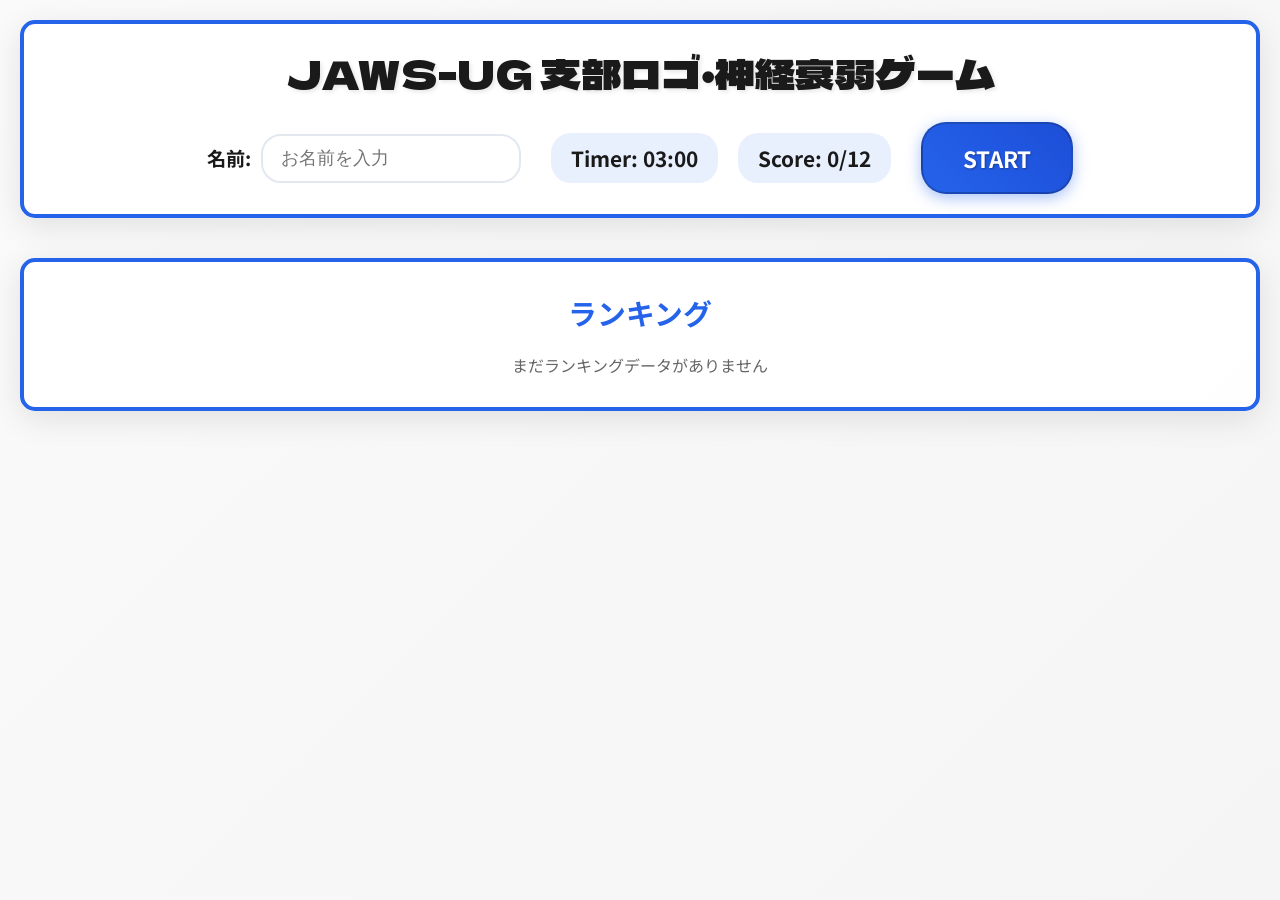
<file: index.html>
<!DOCTYPE html>
<html lang="ja">

<head>
    <meta charset="UTF-8">
    <meta name="viewport" content="width=device-width, initial-scale=1.0">
    <meta name="description" content="神経衰弱ゲーム - カードをめくって同じペアを見つけるメモリーゲーム">
    <title>JAWS-UG 支部ロゴ・神経衰弱ゲーム</title>

    <link rel="preconnect" href="https://fonts.googleapis.com">
    <link rel="preconnect" href="https://fonts.gstatic.com" crossorigin>
    <link href="https://fonts.googleapis.com/css2?family=Bungee&family=Dela+Gothic+One&family=Noto+Sans+JP:wght@100..900&display=swap" rel="stylesheet">

    <link rel="stylesheet" href="styles.css">
</head>

<body>
<!-- カウントダウン表示用 -->
<div id="countdown-overlay" class="countdown hidden"></div>

    <div class="container">
        <!-- ヘッダー部分 -->
        <header class="game-header">
            <h1 id="game-title">JAWS-UG 支部ロゴ・神経衰弱ゲーム</h1>
            <div class="game-controls">
                <!-- 名前入力欄を追加 -->
                <div id="players-name" class="player-name-input">
                    <label for="player-name">名前:</label>
                    <input type="text" id="player-name" placeholder="お名前を入力">
                </div>
                <div class="game-info">
                    <span id="timer-display" class="timer">Timer: 05:00</span>
                    <span id="score-display" class="score">Score: 0/16</span>
                </div>
                <button id="start-btn" class="start-button">START</button>
            </div>
        </header>

        <!-- ゲームエリア -->
        <main class="game-area">
            <div id="card-grid" class="card-grid hidden">
                <!-- カードは JavaScript で動的に生成される -->
            </div>
        </main>

        <!-- ランキング表示エリア -->
        <section id="ranking-area" class="ranking-section">
            <h2>ランキング</h2>
            <div id="ranking-display" class="ranking-list">
                <!-- ランキングは JavaScript で動的に生成される -->
            </div>
        </section>

        <!-- ゲーム終了モーダル -->
        <div id="game-end-modal" class="modal hidden">
            <div class="modal-content">
                <h2 id="game-result-title">ゲーム終了</h2>
                <div id="game-result-details" class="result-details">
                    <!-- 結果詳細は JavaScript で動的に生成される -->
                </div>
                <button id="play-again-btn" class="play-again-button">ランキングに戻る</button>
            </div>
        </div>
    </div>

    <script src="game.js"></script>
</body>

</html>
</file>
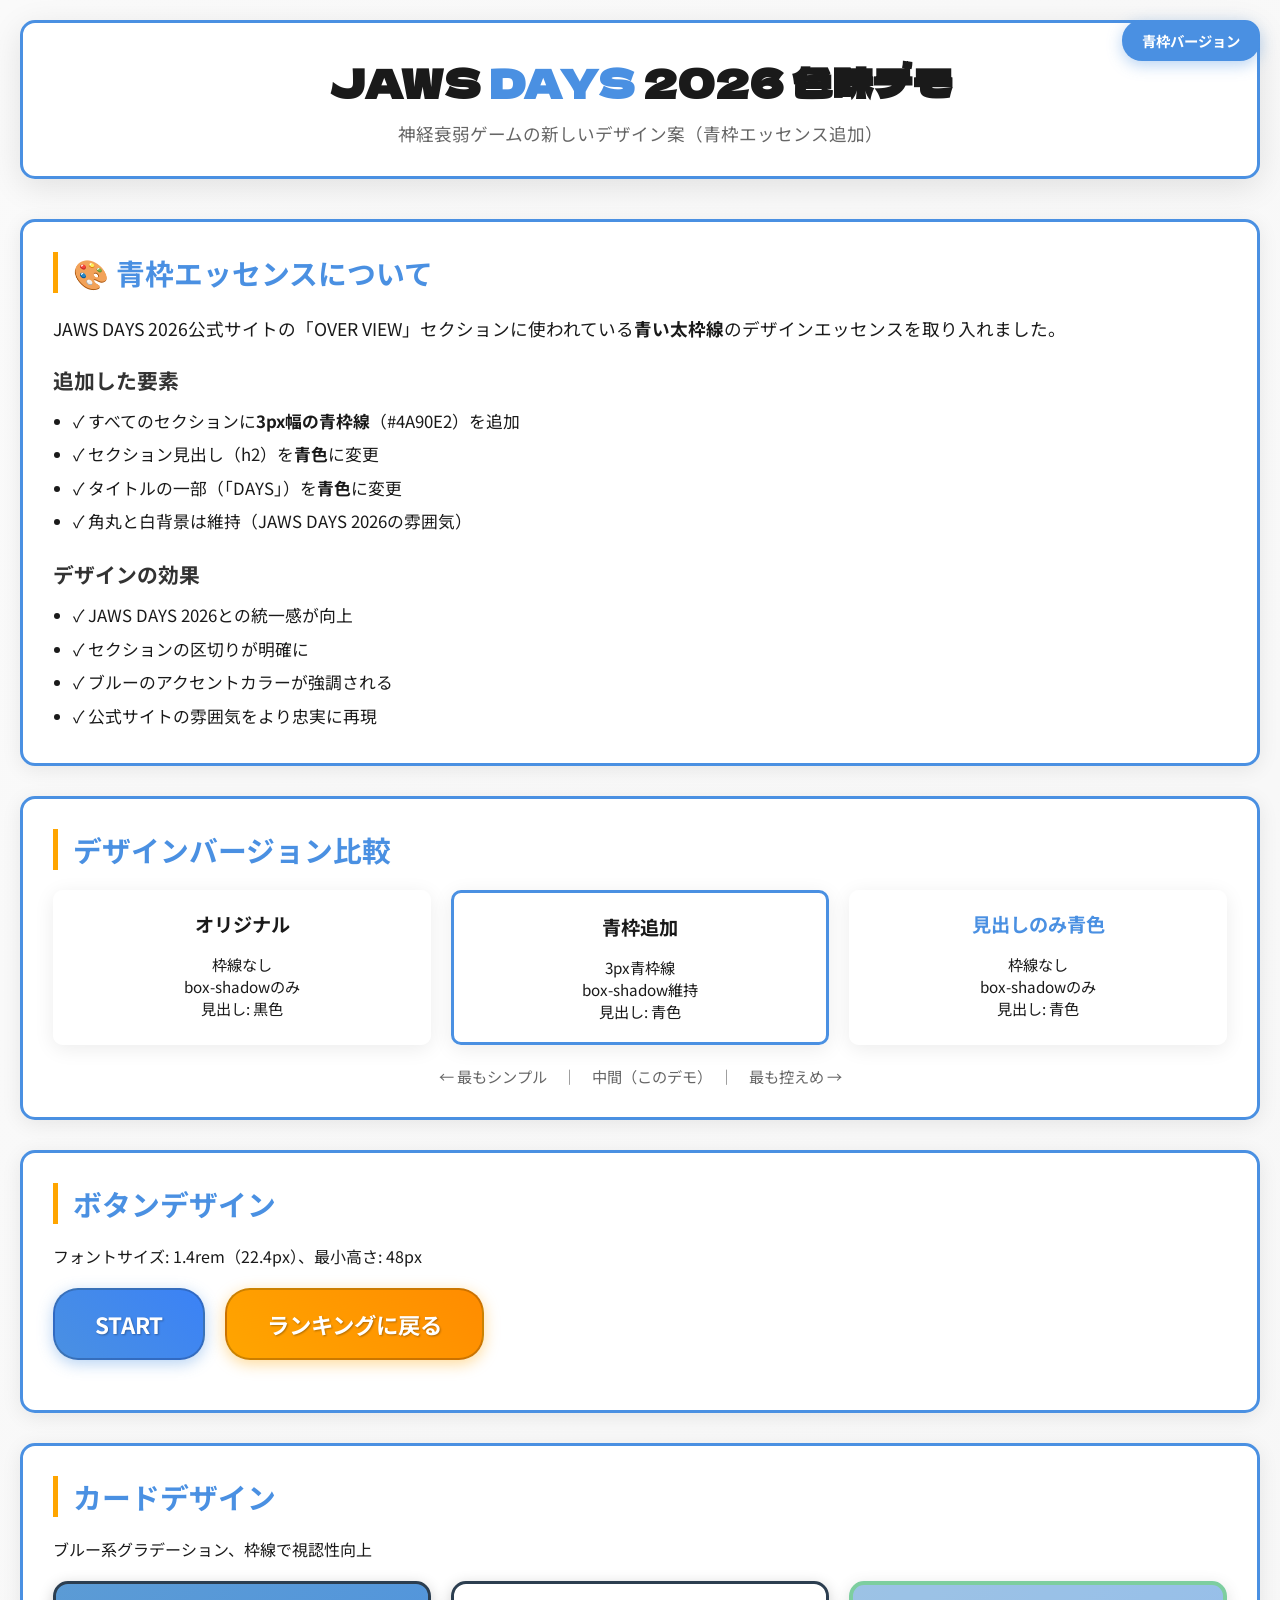
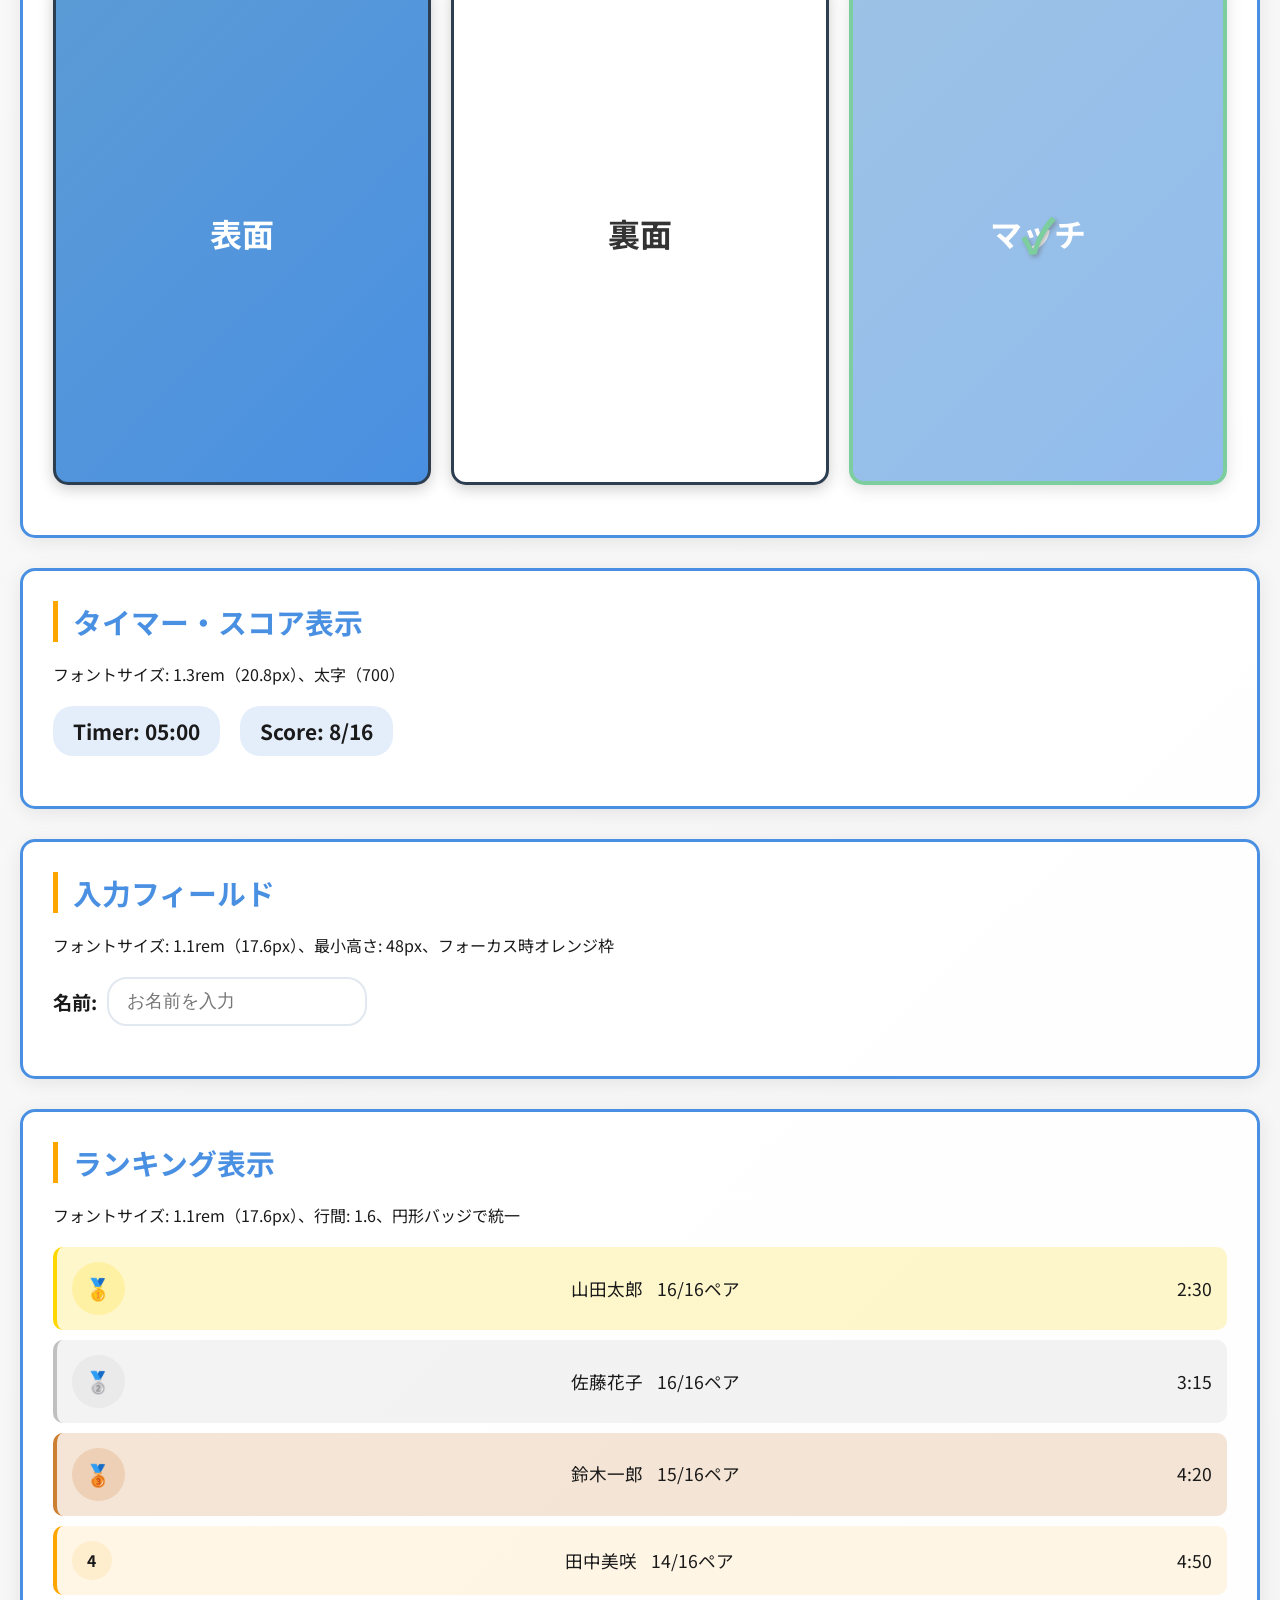
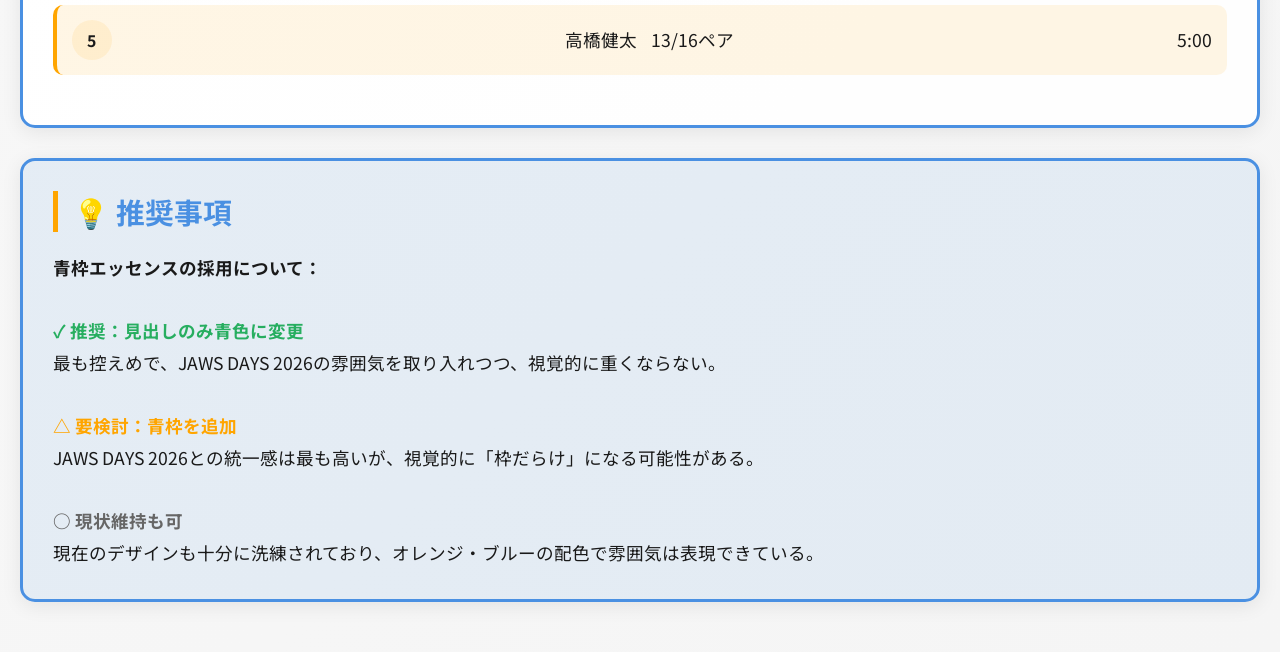
<file: aidlc-docs/days2026/design-artifacts/color-demo-with-blue-border.html>
<!DOCTYPE html>
<html lang="ja">
<head>
    <meta charset="UTF-8">
    <meta name="viewport" content="width=device-width, initial-scale=1.0">
    <title>JAWS DAYS 2026 色味デモ（青枠バージョン）- 神経衰弱ゲーム</title>
    <link rel="preconnect" href="https://fonts.googleapis.com">
    <link rel="preconnect" href="https://fonts.gstatic.com" crossorigin>
    <link href="https://fonts.googleapis.com/css2?family=Dela+Gothic+One&family=Noto+Sans+JP:wght@400;700&display=swap" rel="stylesheet">
    <style>
        * {
            margin: 0;
            padding: 0;
            box-sizing: border-box;
        }

        body {
            font-family: 'Noto Sans JP', 'Hiragino Sans', 'Yu Gothic', sans-serif;
            font-weight: 400;
            background: linear-gradient(135deg, #FAFAFA 0%, #F5F5F5 100%);
            min-height: 100vh;
            padding: 20px;
            color: #1a1a1a;
        }

        .demo-container {
            max-width: 1400px;
            margin: 0 auto;
        }

        /* バージョン表示 */
        .version-badge {
            position: fixed;
            top: 20px;
            right: 20px;
            background: #4A90E2;
            color: white;
            padding: 10px 20px;
            border-radius: 20px;
            font-weight: 700;
            font-size: 0.9rem;
            box-shadow: 0 4px 15px rgba(74, 144, 226, 0.4);
            z-index: 1000;
        }

        /* 青枠を追加したヘッダー */
        .demo-header {
            text-align: center;
            margin-bottom: 40px;
            background: rgba(255, 255, 255, 0.95);
            padding: 30px;
            border-radius: 15px;
            box-shadow: 0 8px 32px rgba(0, 0, 0, 0.1);
            border: 3px solid #4A90E2; /* 青枠追加 */
        }

        .demo-header h1 {
            font-size: 2.5rem;
            color: #1a1a1a;
            margin-bottom: 10px;
            font-family: "Dela Gothic One", sans-serif;
        }

        .demo-header h1 .blue-text {
            color: #4A90E2; /* 一部を青色に */
        }

        .demo-header p {
            font-size: 1.1rem;
            color: #666;
        }

        /* 青枠を追加したセクション */
        .section {
            background: rgba(255, 255, 255, 0.95);
            padding: 30px;
            border-radius: 15px;
            margin-bottom: 30px;
            box-shadow: 0 4px 20px rgba(0, 0, 0, 0.08);
            border: 3px solid #4A90E2; /* 青枠追加 */
        }

        .section h2 {
            font-size: 1.8rem;
            font-weight: 700;
            color: #4A90E2; /* 見出しを青色に */
            margin-bottom: 20px;
            border-left: 5px solid #FFA500;
            padding-left: 15px;
        }

        .section h3 {
            font-size: 1.3rem;
            color: #333;
            margin: 20px 0 10px 0;
        }

        /* カラーパレット */
        .color-palette {
            display: grid;
            grid-template-columns: repeat(auto-fit, minmax(150px, 1fr));
            gap: 15px;
            margin-bottom: 20px;
        }

        .color-box {
            text-align: center;
            padding: 15px;
            border-radius: 10px;
            box-shadow: 0 2px 10px rgba(0, 0, 0, 0.1);
        }

        .color-sample {
            width: 100%;
            height: 80px;
            border-radius: 8px;
            margin-bottom: 10px;
            border: 2px solid rgba(0, 0, 0, 0.1);
        }

        .color-name {
            font-weight: bold;
            font-size: 0.9rem;
            margin-bottom: 5px;
        }

        .color-code {
            font-size: 0.85rem;
            color: #666;
            font-family: monospace;
        }

        /* ボタンデモ */
        .button-demo {
            display: flex;
            gap: 20px;
            flex-wrap: wrap;
            margin: 20px 0;
        }

        .start-button {
            background: linear-gradient(45deg, #4A90E2, #3B82F6);
            color: white;
            border: 2px solid rgba(0, 0, 0, 0.2);
            padding: 18px 40px;
            font-size: 1.4rem;
            font-weight: 700;
            font-family: 'Noto Sans JP', sans-serif;
            border-radius: 25px;
            cursor: pointer;
            transition: all 0.3s ease;
            box-shadow: 0 4px 15px rgba(74, 144, 226, 0.4);
            text-shadow: 1px 1px 2px rgba(0, 0, 0, 0.3);
            min-height: 48px;
            min-width: 120px;
        }

        .start-button:hover {
            transform: translateY(-2px);
            box-shadow: 0 6px 20px rgba(74, 144, 226, 0.6);
        }

        .play-again-button {
            background: linear-gradient(45deg, #FFA500, #FF8C00);
            color: white;
            border: 2px solid rgba(0, 0, 0, 0.2);
            padding: 18px 40px;
            font-size: 1.4rem;
            font-weight: 700;
            font-family: 'Noto Sans JP', sans-serif;
            border-radius: 25px;
            cursor: pointer;
            transition: all 0.3s ease;
            box-shadow: 0 4px 15px rgba(255, 165, 0, 0.4);
            text-shadow: 1px 1px 2px rgba(0, 0, 0, 0.3);
            min-height: 48px;
            min-width: 120px;
        }

        .play-again-button:hover {
            transform: translateY(-2px);
            box-shadow: 0 6px 20px rgba(255, 165, 0, 0.6);
        }

        /* カードデモ */
        .card-demo {
            display: grid;
            grid-template-columns: repeat(auto-fit, minmax(150px, 1fr));
            gap: 20px;
            margin: 20px 0;
        }

        .card {
            aspect-ratio: 3 / 4;
            border-radius: 15px;
            box-shadow: 0 4px 15px rgba(0, 0, 0, 0.2);
            display: flex;
            align-items: center;
            justify-content: center;
            font-size: 2rem;
            font-weight: bold;
            color: white;
            position: relative;
        }

        .card-front {
            background: linear-gradient(135deg, #5B9BD5, #4A90E2);
            border: 3px solid #2c3e50;
        }

        .card-back {
            background: white;
            border: 3px solid #2c3e50;
            color: #333;
        }

        .card-matched {
            background: linear-gradient(135deg, #5B9BD5, #4A90E2);
            border: 4px solid #27ae60;
            opacity: 0.6;
        }

        .card-matched::after {
            content: '✓';
            position: absolute;
            font-size: 3rem;
            color: #27ae60;
            font-weight: bold;
            text-shadow: 2px 2px 4px rgba(0, 0, 0, 0.5);
        }

        /* タイマー・スコアデモ */
        .info-demo {
            display: flex;
            gap: 20px;
            flex-wrap: wrap;
            margin: 20px 0;
        }

        .timer, .score {
            background: rgba(74, 144, 226, 0.15);
            padding: 10px 20px;
            border-radius: 20px;
            font-weight: 700;
            font-size: 1.3rem;
            color: #1a1a1a;
        }

        /* 入力フィールドデモ */
        .input-demo {
            margin: 20px 0;
        }

        .player-name-input {
            display: flex;
            align-items: center;
            gap: 10px;
            flex-wrap: wrap;
        }

        .player-name-input label {
            font-weight: bold;
            color: #1a1a1a;
            font-size: 1.2rem;
        }

        .player-name-input input {
            padding: 12px 18px;
            border: 2px solid #e2e8f0;
            border-radius: 20px;
            font-size: 1.1rem;
            outline: none;
            transition: all 0.3s ease;
            background: rgba(255, 255, 255, 0.9);
            min-height: 48px;
        }

        .player-name-input input:focus {
            border-color: #FFA500;
            box-shadow: 0 0 0 3px rgba(255, 165, 0, 0.2);
            outline: 3px solid #FFA500;
            outline-offset: 3px;
        }

        /* ランキングデモ */
        .ranking-demo {
            margin: 20px 0;
        }

        .ranking-item {
            display: flex;
            justify-content: space-between;
            align-items: center;
            padding: 15px;
            margin-bottom: 10px;
            background: rgba(255, 165, 0, 0.1);
            border-radius: 10px;
            border-left: 4px solid #FFA500;
            font-size: 1.1rem;
            line-height: 1.6;
            color: #1a1a1a;
            gap: 0.75em;
        }

        .ranking-item::before {
            content: attr(data-rank);
            display: inline-flex;
            align-items: center;
            justify-content: center;
            width: 2.5em;
            height: 2.5em;
            border-radius: 50%;
            font-weight: 700;
            font-size: 0.9em;
            flex-shrink: 0;
        }

        .ranking-item:first-child {
            background: rgba(255, 215, 0, 0.2);
            border-left-color: #FFD700;
        }

        .ranking-item:first-child::before {
            content: '🥇';
            background: rgba(255, 215, 0, 0.2);
            font-size: 1.2em;
        }

        .ranking-item:nth-child(2) {
            background: rgba(192, 192, 192, 0.2);
            border-left-color: #C0C0C0;
        }

        .ranking-item:nth-child(2)::before {
            content: '🥈';
            background: rgba(192, 192, 192, 0.2);
            font-size: 1.2em;
        }

        .ranking-item:nth-child(3) {
            background: rgba(205, 127, 50, 0.2);
            border-left-color: #CD7F32;
        }

        .ranking-item:nth-child(3)::before {
            content: '🥉';
            background: rgba(205, 127, 50, 0.2);
            font-size: 1.2em;
        }

        .ranking-item:nth-child(4)::before {
            content: '4';
            background: rgba(255, 165, 0, 0.1);
            color: #1a1a1a;
        }

        .ranking-item:nth-child(5)::before {
            content: '5';
            background: rgba(255, 165, 0, 0.1);
            color: #1a1a1a;
        }

        /* 比較セクション */
        .comparison {
            display: grid;
            grid-template-columns: 1fr 1fr 1fr;
            gap: 20px;
            margin: 20px 0;
        }

        .comparison-item {
            padding: 20px;
            border-radius: 10px;
            text-align: center;
        }

        .comparison-item h4 {
            margin-bottom: 15px;
            font-size: 1.2rem;
        }

        .original {
            background: rgba(255, 255, 255, 0.95);
            box-shadow: 0 4px 20px rgba(0, 0, 0, 0.08);
        }

        .with-border {
            background: rgba(255, 255, 255, 0.95);
            border: 3px solid #4A90E2;
            box-shadow: 0 4px 20px rgba(0, 0, 0, 0.08);
        }

        .with-blue-heading {
            background: rgba(255, 255, 255, 0.95);
            box-shadow: 0 4px 20px rgba(0, 0, 0, 0.08);
        }

        .with-blue-heading h4 {
            color: #4A90E2;
        }

        @media (max-width: 768px) {
            .comparison {
                grid-template-columns: 1fr;
            }

            .color-palette {
                grid-template-columns: repeat(auto-fit, minmax(120px, 1fr));
            }

            .demo-header h1 {
                font-size: 2rem;
            }

            .version-badge {
                position: static;
                margin-bottom: 20px;
                display: inline-block;
            }
        }
    </style>
</head>
<body>
    <div class="version-badge">青枠バージョン</div>
    
    <div class="demo-container">
        <!-- ヘッダー -->
        <div class="demo-header">
            <h1>JAWS <span class="blue-text">DAYS</span> 2026 色味デモ</h1>
            <p>神経衰弱ゲームの新しいデザイン案（青枠エッセンス追加）</p>
        </div>

        <!-- 青枠エッセンスの説明 -->
        <div class="section">
            <h2>🎨 青枠エッセンスについて</h2>
            <p style="font-size: 1.1rem; line-height: 1.8; margin-bottom: 20px;">
                JAWS DAYS 2026公式サイトの「OVER VIEW」セクションに使われている<strong>青い太枠線</strong>のデザインエッセンスを取り入れました。
            </p>
            
            <h3>追加した要素</h3>
            <ul style="line-height: 2; font-size: 1.05rem; margin-left: 20px;">
                <li>✓ すべてのセクションに<strong>3px幅の青枠線</strong>（#4A90E2）を追加</li>
                <li>✓ セクション見出し（h2）を<strong>青色</strong>に変更</li>
                <li>✓ タイトルの一部（「DAYS」）を<strong>青色</strong>に変更</li>
                <li>✓ 角丸と白背景は維持（JAWS DAYS 2026の雰囲気）</li>
            </ul>

            <h3 style="margin-top: 20px;">デザインの効果</h3>
            <ul style="line-height: 2; font-size: 1.05rem; margin-left: 20px;">
                <li>✓ JAWS DAYS 2026との統一感が向上</li>
                <li>✓ セクションの区切りが明確に</li>
                <li>✓ ブルーのアクセントカラーが強調される</li>
                <li>✓ 公式サイトの雰囲気をより忠実に再現</li>
            </ul>
        </div>

        <!-- 3つのバージョン比較 -->
        <div class="section">
            <h2>デザインバージョン比較</h2>
            <div class="comparison">
                <div class="comparison-item original">
                    <h4>オリジナル</h4>
                    <p style="font-size: 0.95rem; margin-top: 10px;">
                        枠線なし<br>
                        box-shadowのみ<br>
                        見出し: 黒色
                    </p>
                </div>
                <div class="comparison-item with-border">
                    <h4>青枠追加</h4>
                    <p style="font-size: 0.95rem; margin-top: 10px;">
                        3px青枠線<br>
                        box-shadow維持<br>
                        見出し: 青色
                    </p>
                </div>
                <div class="comparison-item with-blue-heading">
                    <h4>見出しのみ青色</h4>
                    <p style="font-size: 0.95rem; margin-top: 10px;">
                        枠線なし<br>
                        box-shadowのみ<br>
                        見出し: 青色
                    </p>
                </div>
            </div>
            <p style="margin-top: 15px; font-size: 0.95rem; color: #666; text-align: center;">
                ← 最もシンプル　｜　中間（このデモ）　｜　最も控えめ →
            </p>
        </div>

        <!-- ボタンデモ -->
        <div class="section">
            <h2>ボタンデザイン</h2>
            <p style="margin-bottom: 15px;">フォントサイズ: 1.4rem（22.4px）、最小高さ: 48px</p>
            <div class="button-demo">
                <button class="start-button">START</button>
                <button class="play-again-button">ランキングに戻る</button>
            </div>
        </div>

        <!-- カードデモ -->
        <div class="section">
            <h2>カードデザイン</h2>
            <p style="margin-bottom: 15px;">ブルー系グラデーション、枠線で視認性向上</p>
            <div class="card-demo">
                <div class="card card-front">表面</div>
                <div class="card card-back">裏面</div>
                <div class="card card-matched">マッチ</div>
            </div>
        </div>

        <!-- タイマー・スコアデモ -->
        <div class="section">
            <h2>タイマー・スコア表示</h2>
            <p style="margin-bottom: 15px;">フォントサイズ: 1.3rem（20.8px）、太字（700）</p>
            <div class="info-demo">
                <span class="timer">Timer: 05:00</span>
                <span class="score">Score: 8/16</span>
            </div>
        </div>

        <!-- 入力フィールドデモ -->
        <div class="section">
            <h2>入力フィールド</h2>
            <p style="margin-bottom: 15px;">フォントサイズ: 1.1rem（17.6px）、最小高さ: 48px、フォーカス時オレンジ枠</p>
            <div class="input-demo">
                <div class="player-name-input">
                    <label for="demo-name">名前:</label>
                    <input type="text" id="demo-name" placeholder="お名前を入力">
                </div>
            </div>
        </div>

        <!-- ランキングデモ -->
        <div class="section">
            <h2>ランキング表示</h2>
            <p style="margin-bottom: 15px;">フォントサイズ: 1.1rem（17.6px）、行間: 1.6、円形バッジで統一</p>
            <div class="ranking-demo">
                <div class="ranking-item" data-rank="1">
                    <div><span style="margin-left:10px;">山田太郎</span> <span style="margin-left:10px;">16/16ペア</span></div>
                    <div><span>2:30</span></div>
                </div>
                <div class="ranking-item" data-rank="2">
                    <div><span style="margin-left:10px;">佐藤花子</span> <span style="margin-left:10px;">16/16ペア</span></div>
                    <div><span>3:15</span></div>
                </div>
                <div class="ranking-item" data-rank="3">
                    <div><span style="margin-left:10px;">鈴木一郎</span> <span style="margin-left:10px;">15/16ペア</span></div>
                    <div><span>4:20</span></div>
                </div>
                <div class="ranking-item" data-rank="4">
                    <div><span style="margin-left:10px;">田中美咲</span> <span style="margin-left:10px;">14/16ペア</span></div>
                    <div><span>4:50</span></div>
                </div>
                <div class="ranking-item" data-rank="5">
                    <div><span style="margin-left:10px;">高橋健太</span> <span style="margin-left:10px;">13/16ペア</span></div>
                    <div><span>5:00</span></div>
                </div>
            </div>
        </div>

        <!-- 推奨事項 -->
        <div class="section" style="background: rgba(74, 144, 226, 0.1); border-color: #4A90E2;">
            <h2>💡 推奨事項</h2>
            <p style="font-size: 1.1rem; line-height: 1.8;">
                <strong>青枠エッセンスの採用について：</strong><br><br>
                
                <strong style="color: #27ae60;">✓ 推奨：見出しのみ青色に変更</strong><br>
                最も控えめで、JAWS DAYS 2026の雰囲気を取り入れつつ、視覚的に重くならない。<br><br>
                
                <strong style="color: #FFA500;">△ 要検討：青枠を追加</strong><br>
                JAWS DAYS 2026との統一感は最も高いが、視覚的に「枠だらけ」になる可能性がある。<br><br>
                
                <strong style="color: #666;">○ 現状維持も可</strong><br>
                現在のデザインも十分に洗練されており、オレンジ・ブルーの配色で雰囲気は表現できている。
            </p>
        </div>
    </div>
</body>
</html>
</file>
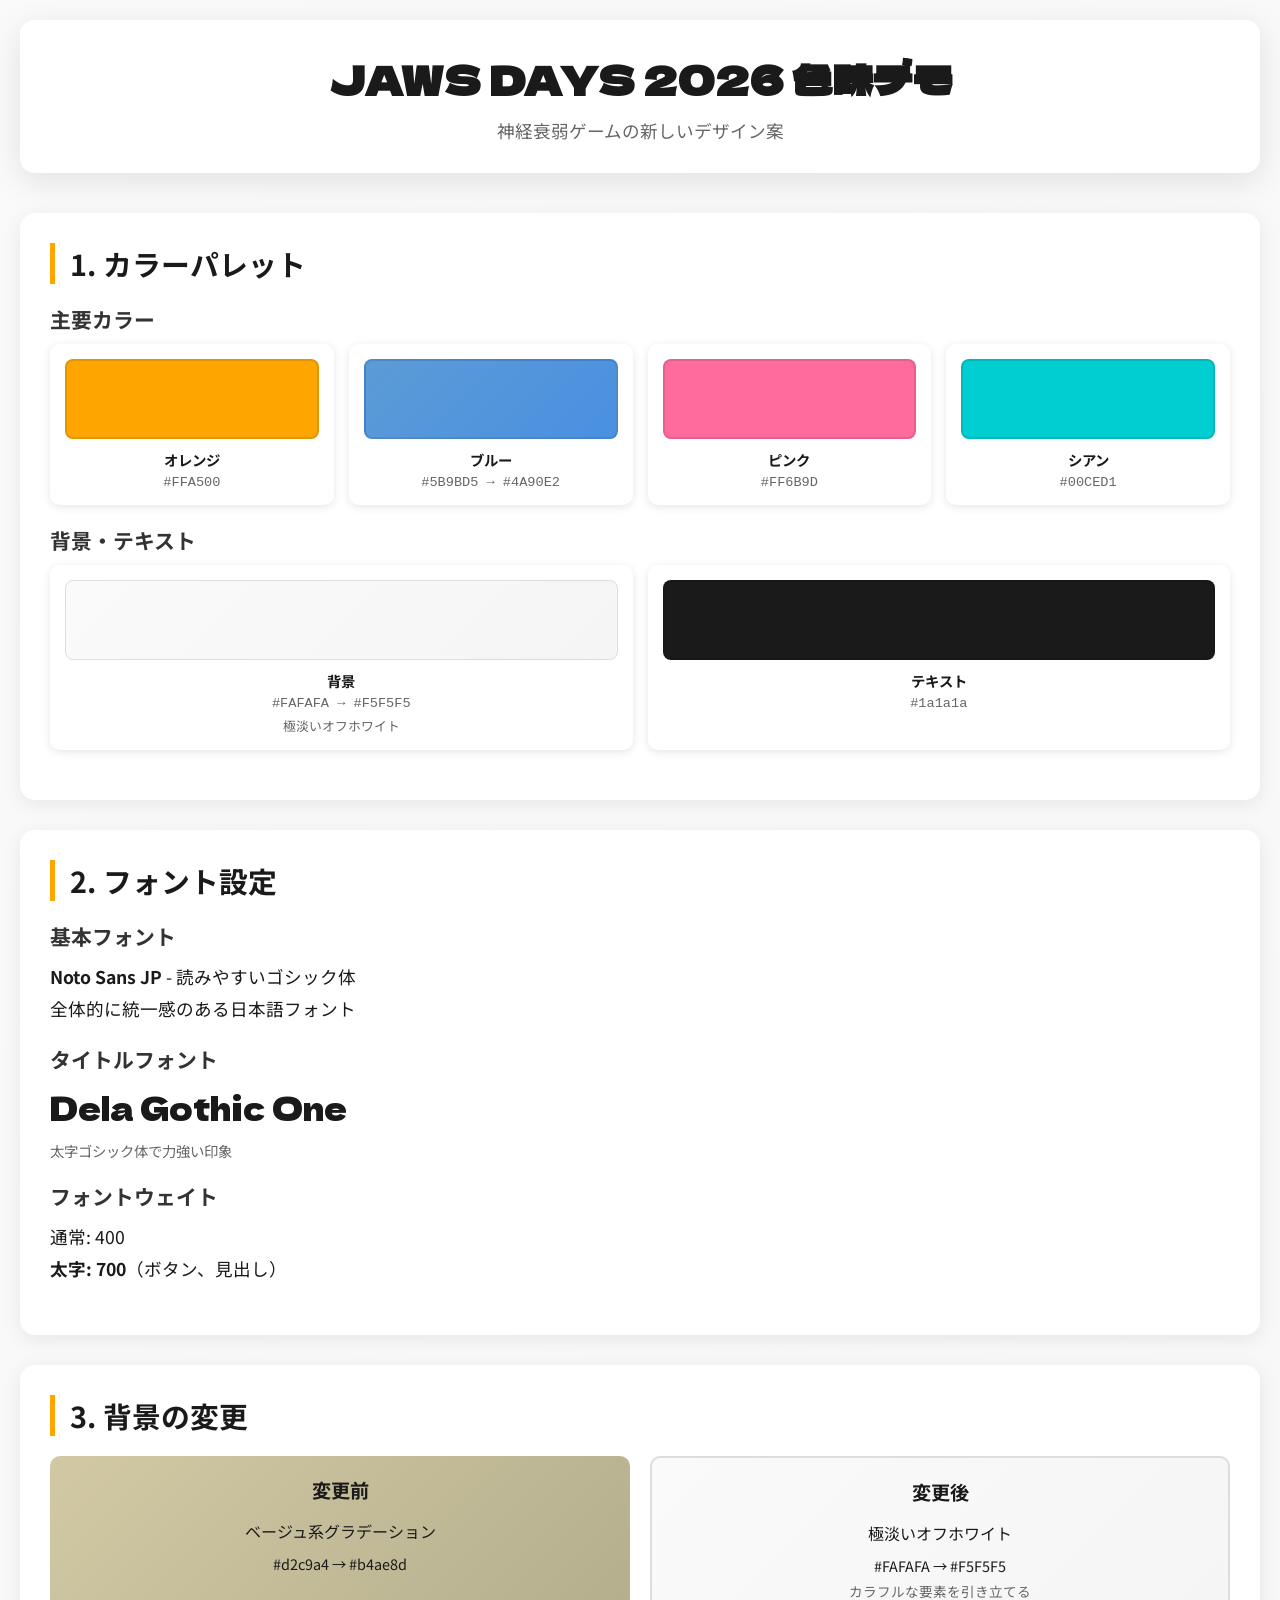
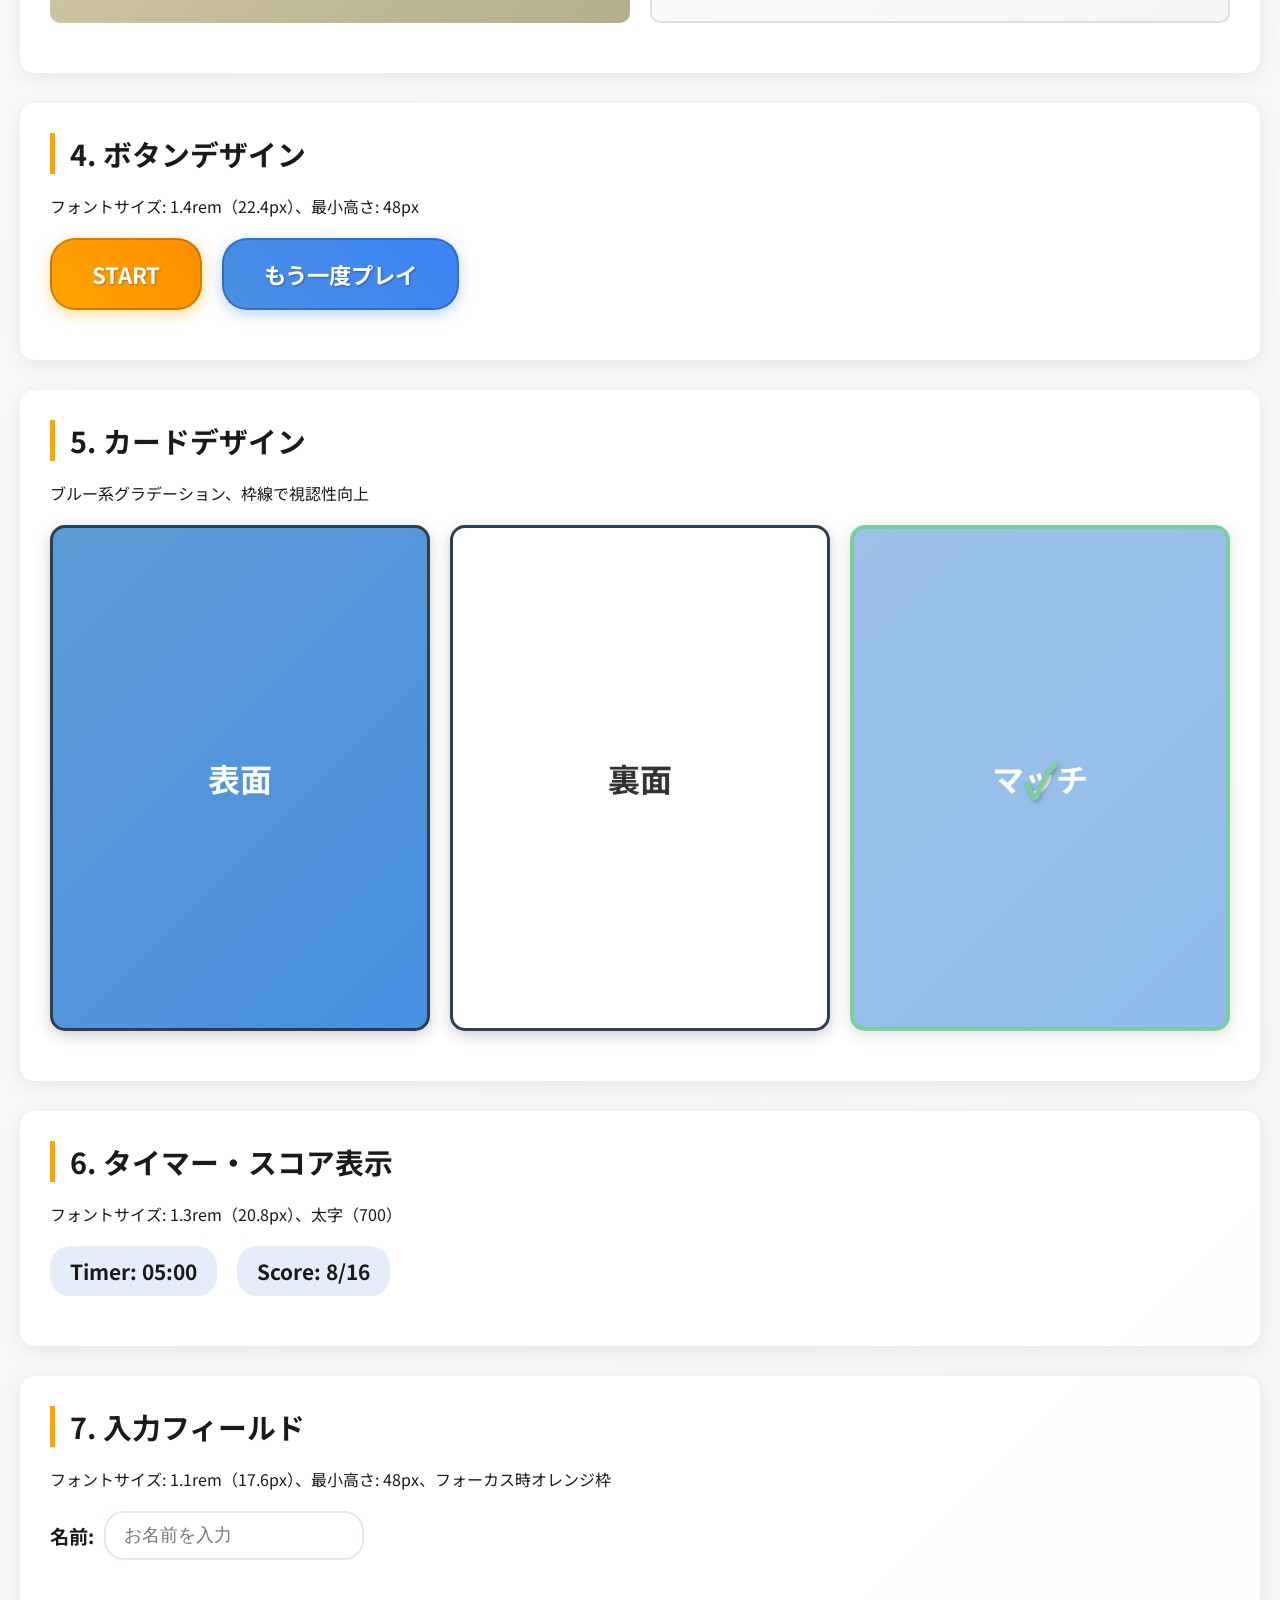
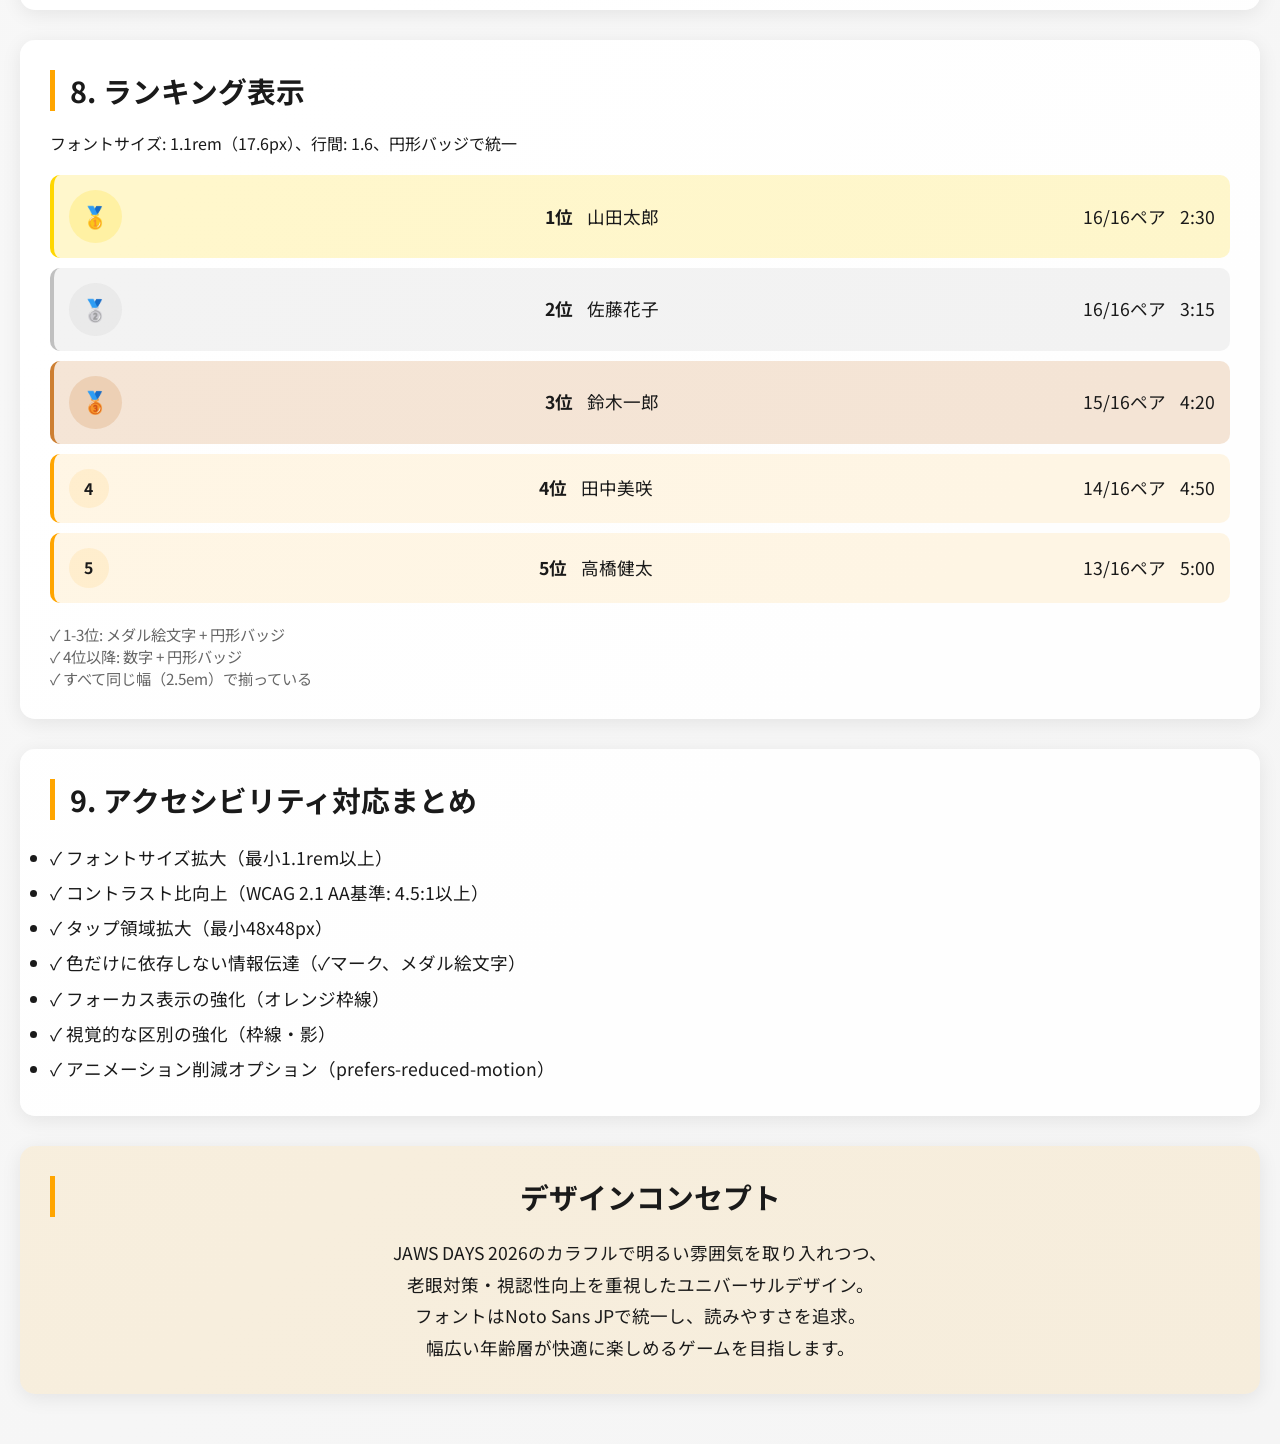
<file: aidlc-docs/days2026/design-artifacts/color-demo.html>
<!DOCTYPE html>
<html lang="ja">
<head>
    <meta charset="UTF-8">
    <meta name="viewport" content="width=device-width, initial-scale=1.0">
    <title>JAWS DAYS 2026 色味デモ - 神経衰弱ゲーム</title>
    <link rel="preconnect" href="https://fonts.googleapis.com">
    <link rel="preconnect" href="https://fonts.gstatic.com" crossorigin>
    <link href="https://fonts.googleapis.com/css2?family=Dela+Gothic+One&family=Noto+Sans+JP:wght@400;700&display=swap" rel="stylesheet">
    <style>
        * {
            margin: 0;
            padding: 0;
            box-sizing: border-box;
        }

        body {
            font-family: 'Noto Sans JP', 'Hiragino Sans', 'Yu Gothic', sans-serif;
            font-weight: 400;
            background: linear-gradient(135deg, #FAFAFA 0%, #F5F5F5 100%);
            min-height: 100vh;
            padding: 20px;
            color: #1a1a1a;
        }

        .demo-container {
            max-width: 1400px;
            margin: 0 auto;
        }

        .demo-header {
            text-align: center;
            margin-bottom: 40px;
            background: rgba(255, 255, 255, 0.95);
            padding: 30px;
            border-radius: 15px;
            box-shadow: 0 8px 32px rgba(0, 0, 0, 0.1);
        }

        .demo-header h1 {
            font-size: 2.5rem;
            color: #1a1a1a;
            margin-bottom: 10px;
            font-family: "Dela Gothic One", sans-serif;
        }

        .demo-header p {
            font-size: 1.1rem;
            color: #666;
        }

        .section {
            background: rgba(255, 255, 255, 0.95);
            padding: 30px;
            border-radius: 15px;
            margin-bottom: 30px;
            box-shadow: 0 4px 20px rgba(0, 0, 0, 0.08);
        }

        .section h2 {
            font-size: 1.8rem;
            font-weight: 700;
            color: #1a1a1a;
            margin-bottom: 20px;
            border-left: 5px solid #FFA500;
            padding-left: 15px;
        }

        .section h3 {
            font-size: 1.3rem;
            color: #333;
            margin: 20px 0 10px 0;
        }

        /* カラーパレット */
        .color-palette {
            display: grid;
            grid-template-columns: repeat(auto-fit, minmax(150px, 1fr));
            gap: 15px;
            margin-bottom: 20px;
        }

        .color-box {
            text-align: center;
            padding: 15px;
            border-radius: 10px;
            box-shadow: 0 2px 10px rgba(0, 0, 0, 0.1);
        }

        .color-sample {
            width: 100%;
            height: 80px;
            border-radius: 8px;
            margin-bottom: 10px;
            border: 2px solid rgba(0, 0, 0, 0.1);
        }

        .color-name {
            font-weight: bold;
            font-size: 0.9rem;
            margin-bottom: 5px;
        }

        .color-code {
            font-size: 0.85rem;
            color: #666;
            font-family: monospace;
        }

        /* ボタンデモ */
        .button-demo {
            display: flex;
            gap: 20px;
            flex-wrap: wrap;
            margin: 20px 0;
        }

        .start-button {
            background: linear-gradient(45deg, #FFA500, #FF8C00);
            color: white;
            border: 2px solid rgba(0, 0, 0, 0.2);
            padding: 18px 40px;
            font-size: 1.4rem;
            font-weight: 700;
            font-family: 'Noto Sans JP', sans-serif;
            border-radius: 25px;
            cursor: pointer;
            transition: all 0.3s ease;
            box-shadow: 0 4px 15px rgba(255, 165, 0, 0.4);
            text-shadow: 1px 1px 2px rgba(0, 0, 0, 0.3);
            min-height: 48px;
            min-width: 120px;
        }

        .start-button:hover {
            transform: translateY(-2px);
            box-shadow: 0 6px 20px rgba(255, 165, 0, 0.6);
        }

        .play-again-button {
            background: linear-gradient(45deg, #4A90E2, #3B82F6);
            color: white;
            border: 2px solid rgba(0, 0, 0, 0.2);
            padding: 18px 40px;
            font-size: 1.4rem;
            font-weight: 700;
            font-family: 'Noto Sans JP', sans-serif;
            border-radius: 25px;
            cursor: pointer;
            transition: all 0.3s ease;
            box-shadow: 0 4px 15px rgba(74, 144, 226, 0.4);
            text-shadow: 1px 1px 2px rgba(0, 0, 0, 0.3);
            min-height: 48px;
            min-width: 120px;
        }

        .play-again-button:hover {
            transform: translateY(-2px);
            box-shadow: 0 6px 20px rgba(74, 144, 226, 0.6);
        }

        /* カードデモ */
        .card-demo {
            display: grid;
            grid-template-columns: repeat(auto-fit, minmax(150px, 1fr));
            gap: 20px;
            margin: 20px 0;
        }

        .card {
            aspect-ratio: 3 / 4;
            border-radius: 15px;
            box-shadow: 0 4px 15px rgba(0, 0, 0, 0.2);
            display: flex;
            align-items: center;
            justify-content: center;
            font-size: 2rem;
            font-weight: bold;
            color: white;
            position: relative;
        }

        .card-front {
            background: linear-gradient(135deg, #5B9BD5, #4A90E2);
            border: 3px solid #2c3e50;
        }

        .card-back {
            background: white;
            border: 3px solid #2c3e50;
            color: #333;
        }

        .card-matched {
            background: linear-gradient(135deg, #5B9BD5, #4A90E2);
            border: 4px solid #27ae60;
            opacity: 0.6;
        }

        .card-matched::after {
            content: '✓';
            position: absolute;
            font-size: 3rem;
            color: #27ae60;
            font-weight: bold;
            text-shadow: 2px 2px 4px rgba(0, 0, 0, 0.5);
        }

        /* タイマー・スコアデモ */
        .info-demo {
            display: flex;
            gap: 20px;
            flex-wrap: wrap;
            margin: 20px 0;
        }

        .timer, .score {
            background: rgba(74, 144, 226, 0.15);
            padding: 10px 20px;
            border-radius: 20px;
            font-weight: 700;
            font-size: 1.3rem;
            color: #1a1a1a;
        }

        /* 入力フィールドデモ */
        .input-demo {
            margin: 20px 0;
        }

        .player-name-input {
            display: flex;
            align-items: center;
            gap: 10px;
            flex-wrap: wrap;
        }

        .player-name-input label {
            font-weight: bold;
            color: #1a1a1a;
            font-size: 1.2rem;
        }

        .player-name-input input {
            padding: 12px 18px;
            border: 2px solid #e2e8f0;
            border-radius: 20px;
            font-size: 1.1rem;
            outline: none;
            transition: all 0.3s ease;
            background: rgba(255, 255, 255, 0.9);
            min-height: 48px;
        }

        .player-name-input input:focus {
            border-color: #FFA500;
            box-shadow: 0 0 0 3px rgba(255, 165, 0, 0.2);
            outline: 3px solid #FFA500;
            outline-offset: 3px;
        }

        /* ランキングデモ */
        .ranking-demo {
            margin: 20px 0;
        }

        .ranking-item {
            display: flex;
            justify-content: space-between;
            align-items: center;
            padding: 15px;
            margin-bottom: 10px;
            background: rgba(255, 165, 0, 0.1);
            border-radius: 10px;
            border-left: 4px solid #FFA500;
            font-size: 1.1rem;
            line-height: 1.6;
            color: #1a1a1a;
            gap: 0.75em;
        }

        .ranking-item::before {
            content: attr(data-rank);
            display: inline-flex;
            align-items: center;
            justify-content: center;
            width: 2.5em;
            height: 2.5em;
            border-radius: 50%;
            font-weight: 700;
            font-size: 0.9em;
            flex-shrink: 0;
        }

        .ranking-item:first-child {
            background: rgba(255, 215, 0, 0.2);
            border-left-color: #FFD700;
        }

        .ranking-item:first-child::before {
            content: '🥇';
            background: rgba(255, 215, 0, 0.2);
            font-size: 1.2em;
        }

        .ranking-item:nth-child(2) {
            background: rgba(192, 192, 192, 0.2);
            border-left-color: #C0C0C0;
        }

        .ranking-item:nth-child(2)::before {
            content: '🥈';
            background: rgba(192, 192, 192, 0.2);
            font-size: 1.2em;
        }

        .ranking-item:nth-child(3) {
            background: rgba(205, 127, 50, 0.2);
            border-left-color: #CD7F32;
        }

        .ranking-item:nth-child(3)::before {
            content: '🥉';
            background: rgba(205, 127, 50, 0.2);
            font-size: 1.2em;
        }

        .ranking-item:nth-child(4)::before {
            content: '4';
            background: rgba(255, 165, 0, 0.1);
            color: #1a1a1a;
        }

        .ranking-item:nth-child(5)::before {
            content: '5';
            background: rgba(255, 165, 0, 0.1);
            color: #1a1a1a;
        }

        /* 比較セクション */
        .comparison {
            display: grid;
            grid-template-columns: 1fr 1fr;
            gap: 20px;
            margin: 20px 0;
        }

        .comparison-item {
            padding: 20px;
            border-radius: 10px;
            text-align: center;
        }

        .comparison-item h4 {
            margin-bottom: 15px;
            font-size: 1.2rem;
        }

        .before {
            background: linear-gradient(135deg, #d2c9a4 0%, #b4ae8d 100%);
        }

        .after {
            background: linear-gradient(135deg, #FAFAFA 0%, #F5F5F5 100%);
            border: 2px solid #ddd;
        }

        @media (max-width: 768px) {
            .comparison {
                grid-template-columns: 1fr;
            }

            .color-palette {
                grid-template-columns: repeat(auto-fit, minmax(120px, 1fr));
            }

            .demo-header h1 {
                font-size: 2rem;
            }
        }
    </style>
</head>
<body>
    <div class="demo-container">
        <!-- ヘッダー -->
        <div class="demo-header">
            <h1>JAWS DAYS 2026 色味デモ</h1>
            <p>神経衰弱ゲームの新しいデザイン案</p>
        </div>

        <!-- カラーパレット -->
        <div class="section">
            <h2>1. カラーパレット</h2>
            <h3>主要カラー</h3>
            <div class="color-palette">
                <div class="color-box">
                    <div class="color-sample" style="background: #FFA500;"></div>
                    <div class="color-name">オレンジ</div>
                    <div class="color-code">#FFA500</div>
                </div>
                <div class="color-box">
                    <div class="color-sample" style="background: linear-gradient(135deg, #5B9BD5, #4A90E2);"></div>
                    <div class="color-name">ブルー</div>
                    <div class="color-code">#5B9BD5 → #4A90E2</div>
                </div>
                <div class="color-box">
                    <div class="color-sample" style="background: #FF6B9D;"></div>
                    <div class="color-name">ピンク</div>
                    <div class="color-code">#FF6B9D</div>
                </div>
                <div class="color-box">
                    <div class="color-sample" style="background: #00CED1;"></div>
                    <div class="color-name">シアン</div>
                    <div class="color-code">#00CED1</div>
                </div>
            </div>

            <h3>背景・テキスト</h3>
            <div class="color-palette">
                <div class="color-box">
                    <div class="color-sample" style="background: linear-gradient(135deg, #FAFAFA, #F5F5F5); border: 1px solid #ddd;"></div>
                    <div class="color-name">背景</div>
                    <div class="color-code">#FAFAFA → #F5F5F5</div>
                    <div style="font-size: 0.8rem; color: #666; margin-top: 5px;">極淡いオフホワイト</div>
                </div>
                <div class="color-box">
                    <div class="color-sample" style="background: #1a1a1a;"></div>
                    <div class="color-name">テキスト</div>
                    <div class="color-code">#1a1a1a</div>
                </div>
            </div>
        </div>

        <!-- フォント設定 -->
        <div class="section">
            <h2>2. フォント設定</h2>
            <div style="margin-bottom: 20px;">
                <h3>基本フォント</h3>
                <p style="font-size: 1.1rem; line-height: 1.8;">
                    <strong>Noto Sans JP</strong> - 読みやすいゴシック体<br>
                    全体的に統一感のある日本語フォント
                </p>
            </div>
            <div style="margin-bottom: 20px;">
                <h3>タイトルフォント</h3>
                <p style="font-size: 2rem; font-family: 'Dela Gothic One', sans-serif;">
                    Dela Gothic One
                </p>
                <p style="font-size: 0.9rem; color: #666; margin-top: 10px;">
                    太字ゴシック体で力強い印象
                </p>
            </div>
            <div style="margin-bottom: 20px;">
                <h3>フォントウェイト</h3>
                <p style="font-size: 1.1rem; line-height: 1.8;">
                    <span style="font-weight: 400;">通常: 400</span><br>
                    <span style="font-weight: 700;">太字: 700</span>（ボタン、見出し）
                </p>
            </div>
        </div>

        <!-- 背景の比較 -->
        <div class="section">
            <h2>3. 背景の変更</h2>
            <div class="comparison">
                <div class="comparison-item before">
                    <h4>変更前</h4>
                    <p>ベージュ系グラデーション</p>
                    <p style="font-size: 0.9rem; margin-top: 10px;">#d2c9a4 → #b4ae8d</p>
                </div>
                <div class="comparison-item after">
                    <h4>変更後</h4>
                    <p>極淡いオフホワイト</p>
                    <p style="font-size: 0.9rem; margin-top: 10px;">#FAFAFA → #F5F5F5</p>
                    <p style="font-size: 0.85rem; margin-top: 5px; color: #666;">カラフルな要素を引き立てる</p>
                </div>
            </div>
        </div>

        <!-- ボタンデモ -->
        <div class="section">
            <h2>4. ボタンデザイン</h2>
            <p style="margin-bottom: 15px;">フォントサイズ: 1.4rem（22.4px）、最小高さ: 48px</p>
            <div class="button-demo">
                <button class="start-button">START</button>
                <button class="play-again-button">もう一度プレイ</button>
            </div>
        </div>

        <!-- カードデモ -->
        <div class="section">
            <h2>5. カードデザイン</h2>
            <p style="margin-bottom: 15px;">ブルー系グラデーション、枠線で視認性向上</p>
            <div class="card-demo">
                <div class="card card-front">表面</div>
                <div class="card card-back">裏面</div>
                <div class="card card-matched">マッチ</div>
            </div>
        </div>

        <!-- タイマー・スコアデモ -->
        <div class="section">
            <h2>6. タイマー・スコア表示</h2>
            <p style="margin-bottom: 15px;">フォントサイズ: 1.3rem（20.8px）、太字（700）</p>
            <div class="info-demo">
                <span class="timer">Timer: 05:00</span>
                <span class="score">Score: 8/16</span>
            </div>
        </div>

        <!-- 入力フィールドデモ -->
        <div class="section">
            <h2>7. 入力フィールド</h2>
            <p style="margin-bottom: 15px;">フォントサイズ: 1.1rem（17.6px）、最小高さ: 48px、フォーカス時オレンジ枠</p>
            <div class="input-demo">
                <div class="player-name-input">
                    <label for="demo-name">名前:</label>
                    <input type="text" id="demo-name" placeholder="お名前を入力">
                </div>
            </div>
        </div>

        <!-- ランキングデモ -->
        <div class="section">
            <h2>8. ランキング表示</h2>
            <p style="margin-bottom: 15px;">フォントサイズ: 1.1rem（17.6px）、行間: 1.6、円形バッジで統一</p>
            <div class="ranking-demo">
                <div class="ranking-item" data-rank="1">
                    <div><strong>1位</strong> <span style="margin-left:10px;">山田太郎</span></div>
                    <div><span>16/16ペア</span> <span style="margin-left:10px;">2:30</span></div>
                </div>
                <div class="ranking-item" data-rank="2">
                    <div><strong>2位</strong> <span style="margin-left:10px;">佐藤花子</span></div>
                    <div><span>16/16ペア</span> <span style="margin-left:10px;">3:15</span></div>
                </div>
                <div class="ranking-item" data-rank="3">
                    <div><strong>3位</strong> <span style="margin-left:10px;">鈴木一郎</span></div>
                    <div><span>15/16ペア</span> <span style="margin-left:10px;">4:20</span></div>
                </div>
                <div class="ranking-item" data-rank="4">
                    <div><strong>4位</strong> <span style="margin-left:10px;">田中美咲</span></div>
                    <div><span>14/16ペア</span> <span style="margin-left:10px;">4:50</span></div>
                </div>
                <div class="ranking-item" data-rank="5">
                    <div><strong>5位</strong> <span style="margin-left:10px;">高橋健太</span></div>
                    <div><span>13/16ペア</span> <span style="margin-left:10px;">5:00</span></div>
                </div>
            </div>
            <p style="margin-top: 15px; font-size: 0.95rem; color: #666;">
                ✓ 1-3位: メダル絵文字 + 円形バッジ<br>
                ✓ 4位以降: 数字 + 円形バッジ<br>
                ✓ すべて同じ幅（2.5em）で揃っている
            </p>
        </div>

        <!-- アクセシビリティ対応 -->
        <div class="section">
            <h2>9. アクセシビリティ対応まとめ</h2>
            <ul style="line-height: 2; font-size: 1.1rem;">
                <li>✓ フォントサイズ拡大（最小1.1rem以上）</li>
                <li>✓ コントラスト比向上（WCAG 2.1 AA基準: 4.5:1以上）</li>
                <li>✓ タップ領域拡大（最小48x48px）</li>
                <li>✓ 色だけに依存しない情報伝達（✓マーク、メダル絵文字）</li>
                <li>✓ フォーカス表示の強化（オレンジ枠線）</li>
                <li>✓ 視覚的な区別の強化（枠線・影）</li>
                <li>✓ アニメーション削減オプション（prefers-reduced-motion）</li>
            </ul>
        </div>

        <!-- フッター -->
        <div class="section" style="text-align: center; background: rgba(255, 165, 0, 0.1);">
            <h2>デザインコンセプト</h2>
            <p style="font-size: 1.1rem; line-height: 1.8;">
                JAWS DAYS 2026のカラフルで明るい雰囲気を取り入れつつ、<br>
                老眼対策・視認性向上を重視したユニバーサルデザイン。<br>
                フォントはNoto Sans JPで統一し、読みやすさを追求。<br>
                幅広い年齢層が快適に楽しめるゲームを目指します。
            </p>
        </div>
    </div>
</body>
</html>
</file>
<file: styles.css>
/* 神経衰弱ゲーム スタイルシート */

:root { --card-ratio: 0.68; }   /* デフォルトは縦向きiPhone寄り */
.card { aspect-ratio: var(--card-ratio); }

/* リセットとベーススタイル */
* {
    margin: 0;
    padding: 0;
    box-sizing: border-box;
}

body {
    font-family: 'Noto Sans JP', 'Hiragino Sans', 'Yu Gothic', sans-serif;
    font-weight: 400;
    background: linear-gradient(135deg, #FAFAFA 0%, #F5F5F5 100%);
    min-height: 100vh;
    color: #1a1a1a;
}

.countdown {
    position: fixed;
    top: 0;
    left: 0;
    width: 100%;
    height: 100%;
    display: flex;
    justify-content: center;
    align-items: center;
    background: rgba(0, 0, 0, 0.7);
    color: white;
    font-size: 8rem;
    font-weight: bold;
    z-index: 2000;
    transition: opacity 0.5s ease;
    font-family: "Bungee", sans-serif;
    font-weight: 400;
    font-style: normal;
}

.countdown.hidden {
    display: none;
}

.container {
    max-width: 1600px;
    margin: 0 auto;
    padding: 20px;
}

/* ヘッダースタイル */
.game-header {
    text-align: center;
    margin-bottom: 30px;
    background: rgba(255, 255, 255, 0.95);
    padding: 20px;
    border-radius: 15px;
    box-shadow: 0 8px 32px rgba(0, 0, 0, 0.1);
    border: 4px solid #2563EB;
}

.game-header h1 {
    font-size: 2.5rem;
    color: #1a1a1a;
    margin-bottom: 20px;
    text-shadow: 2px 2px 4px rgba(0, 0, 0, 0.1);
    font-family: "Dela Gothic One", sans-serif;
    font-weight: 400;
    font-style: normal;
}

.game-controls {
    display: flex;
    justify-content: center;
    align-items: center;
    gap: 30px;
    flex-wrap: wrap;
}

.start-button {
    background: linear-gradient(45deg, #2563EB, #1D4ED8);
    color: white;
    border: 2px solid rgba(0, 0, 0, 0.2);
    padding: 18px 40px;
    font-size: 1.4rem;
    font-weight: 700;
    font-family: 'Noto Sans JP', sans-serif;
    border-radius: 25px;
    cursor: pointer;
    transition: all 0.3s ease;
    box-shadow: 0 4px 15px rgba(37, 99, 235, 0.4);
    text-shadow: 1px 1px 2px rgba(0, 0, 0, 0.3);
    min-height: 48px;
    min-width: 120px;
}

.start-button:hover {
    transform: translateY(-2px);
    box-shadow: 0 6px 20px rgba(37, 99, 235, 0.6);
}

.start-button:active {
    transform: translateY(0);
}

.game-info {
    display: flex;
    gap: 20px;
    align-items: center;
}

.timer,
.score {
    background: rgba(37, 99, 235, 0.1);
    padding: 10px 20px;
    border-radius: 20px;
    font-weight: 700;
    font-size: 1.3rem;
    color: #1a1a1a;
}

/* 名前入力欄スタイル */
.player-name-input {
    display: flex;
    align-items: center;
    gap: 10px;
}

.player-name-input label {
    font-weight: bold;
    color: #1a1a1a;
    font-size: 1.2rem;
}

.player-name-input input {
    padding: 12px 18px;
    border: 2px solid #e2e8f0;
    border-radius: 20px;
    font-size: 1.1rem;
    outline: none;
    transition: all 0.3s ease;
    background: rgba(255, 255, 255, 0.9);
    min-height: 48px;
}

.player-name-input input:focus {
    border-color: #2563EB;
    box-shadow: 0 0 0 3px rgba(37, 99, 235, 0.2);
    outline: 3px solid #2563EB;
    outline-offset: 3px;
}

/* カードグリッドスタイル */
.game-area {
    margin-bottom: 40px;
}

.card-grid {
    display: grid;
    align-content: start;
    grid-template-columns: repeat(6, 1fr);
    gap: clamp(10px, 2vw, 20px);
    justify-content: center;
    padding: clamp(15px, 2.5vw, 30px);
    background: rgba(255, 255, 255, 0.1);
    border-radius: 20px;
    backdrop-filter: blur(10px);
    max-width: 100%;
    margin: 0 auto;
}

/* カードスタイル */
.card {
    width: 100%;
    aspect-ratio: 3 / 4;
    position: relative;
    cursor: pointer;
    perspective: 1000px;
    min-width: 80px;
}

.card-inner {
    position: relative;
    width: 100%;
    height: 100%;
    text-align: center;
    transition: transform 0.6s ease-in-out;
    transform-style: preserve-3d;
}

.card.flipped .card-inner {
    transform: rotateY(180deg);
}

.card-front,
.card-back {
    position: absolute;
    width: 100%;
    height: 100%;
    backface-visibility: hidden;
    border-radius: 15px;
    box-shadow: 0 4px 15px rgba(0, 0, 0, 0.2);
    overflow: hidden;
    border: 3px solid #2c3e50;
}

.card-front {
    background: linear-gradient(135deg, #cbcda4, #a9a16c);
    background-image: url('images/front-face.v1.png');
    display: flex;
    align-items: center;
    justify-content: center;
}

.card-back {
    transform: rotateY(180deg);
    background: white;
}

.card-front img,
.card-back img {
    width: 100%;
    height: 100%;
    object-fit: cover;
    border-radius: 15px;
}

.card.matched {
    opacity: 0.6;
    transform: scale(0.95);
    border: 4px solid #27ae60;
}

.card.matched::after {
    content: '✓';
    position: absolute;
    top: 50%;
    left: 50%;
    transform: translate(-50%, -50%);
    font-size: 3rem;
    color: #27ae60;
    font-weight: bold;
    text-shadow: 2px 2px 4px rgba(0, 0, 0, 0.5);
    z-index: 10;
    pointer-events: none;
}

.card:hover:not(.flipped):not(.matched) {
    transform: translateY(-5px);
    box-shadow: 0 8px 25px rgba(0, 0, 0, 0.3);
}

/* ランキングセクション */
.ranking-section {
    background: rgba(255, 255, 255, 0.95);
    padding: 30px;
    border-radius: 15px;
    box-shadow: 0 8px 32px rgba(0, 0, 0, 0.1);
    border: 4px solid #2563EB;
}

.ranking-section h2 {
    text-align: center;
    color: #2563EB;
    margin-bottom: 20px;
    font-size: 1.8rem;
    font-weight: 700;
}

.ranking-list {
    max-height: 1000px;
    overflow-y: auto;
}

.ranking-item {
    display: flex;
    justify-content: space-between;
    align-items: center;
    padding: 15px;
    margin-bottom: 10px;
    background: transparent;
    border-radius: 10px;
    border: 2px solid #e2e8f0;
    font-size: 1.1rem;
    line-height: 1.6;
    color: #1a1a1a;
    gap: 0.75em;
    font-weight: 400;
}

.ranking-item::before {
    content: attr(data-rank);
    display: inline-flex;
    align-items: center;
    justify-content: center;
    width: 2.5em;
    height: 2.5em;
    border-radius: 50%;
    font-weight: 700;
    font-size: 0.9em;
    flex-shrink: 0;
}

/* 1位 - ゴールド */
.ranking-item:first-child {
    background: rgba(255, 215, 0, 0.25);
    border: 3px solid #FFD700;
    font-weight: 700;
    font-size: 1.15rem;
}

.ranking-item:first-child::before {
    content: '🥇';
    background: rgba(255, 215, 0, 0.3);
    font-size: 1.3em;
}

/* 2位 - シルバー */
.ranking-item:nth-child(2) {
    background: rgba(192, 192, 192, 0.25);
    border: 3px solid #C0C0C0;
    font-weight: 700;
    font-size: 1.12rem;
}

.ranking-item:nth-child(2)::before {
    content: '🥈';
    background: rgba(192, 192, 192, 0.3);
    font-size: 1.25em;
}

/* 3位 - ブロンズ */
.ranking-item:nth-child(3) {
    background: rgba(205, 127, 50, 0.25);
    border: 3px solid #CD7F32;
    font-weight: 700;
    font-size: 1.1rem;
}

.ranking-item:nth-child(3)::before {
    content: '🥉';
    background: rgba(205, 127, 50, 0.3);
    font-size: 1.2em;
}

/* 4位以降 - シンプル */
.ranking-item:nth-child(4)::before {
    content: '4';
    background: rgba(200, 200, 200, 0.15);
    color: #666;
}

.ranking-item:nth-child(5)::before {
    content: '5';
    background: rgba(200, 200, 200, 0.15);
    color: #666;
}

.ranking-item:nth-child(6)::before {
    content: '6';
    background: rgba(200, 200, 200, 0.15);
    color: #666;
}

.ranking-item:nth-child(7)::before {
    content: '7';
    background: rgba(200, 200, 200, 0.15);
    color: #666;
}

.ranking-item:nth-child(8)::before {
    content: '8';
    background: rgba(200, 200, 200, 0.15);
    color: #666;
}

.ranking-item:nth-child(9)::before {
    content: '9';
    background: rgba(200, 200, 200, 0.15);
    color: #666;
}

.ranking-item:nth-child(10)::before {
    content: '10';
    background: rgba(200, 200, 200, 0.15);
    color: #666;
}

/* モーダルスタイル */
.modal {
    position: fixed;
    top: 0;
    left: 0;
    width: 100%;
    height: 100%;
    background: rgba(0, 0, 0, 0.8);
    display: flex;
    justify-content: center;
    align-items: center;
    z-index: 1000;
}

.modal.hidden {
    display: none;
}

.modal-content {
    background: white;
    padding: 40px;
    border-radius: 20px;
    text-align: center;
    max-width: 500px;
    width: 90%;
    box-shadow: 0 20px 60px rgba(0, 0, 0, 0.3);
    border: 4px solid #2563EB;
}

.modal-content h2 {
    color: #2563EB;
    margin-bottom: 20px;
    font-size: 2rem;
}

.result-details {
    margin: 20px 0;
    font-size: 1.2rem;
    color: #666;
}

.play-again-button {
    background: linear-gradient(45deg, #FFA500, #FF8C00);
    color: white;
    border: 2px solid rgba(0, 0, 0, 0.2);
    padding: 18px 40px;
    font-size: 1.4rem;
    font-weight: 700;
    font-family: 'Noto Sans JP', sans-serif;
    border-radius: 25px;
    cursor: pointer;
    transition: all 0.3s ease;
    box-shadow: 0 4px 15px rgba(255, 165, 0, 0.4);
    text-shadow: 1px 1px 2px rgba(0, 0, 0, 0.3);
    min-height: 48px;
    min-width: 120px;
}

.play-again-button:hover {
    transform: translateY(-2px);
    box-shadow: 0 6px 20px rgba(255, 165, 0, 0.6);
}

/* レスポンシブデザイン */
@media (orientation: landscape) and (min-width: 768px) {
    .card-grid {
        grid-template-columns: repeat(6, 1fr);
    }
}

@media (orientation: portrait) {
    .card-grid {
        grid-template-columns: repeat(4, 1fr);
    }
}

/* タブレット・大型スマホ（768px以下） */
@media (max-width: 768px) {
    .container {
        padding: 10px;
    }

    .game-header h1 {
        font-size: 1.8rem;
    }

    .game-controls {
        flex-direction: column;
        gap: 15px;
    }

    .player-name-input {
        flex-direction: column;
        gap: 5px;
        text-align: center;
    }

    .player-name-input input {
        width: 200px;
    }

    .card-grid {
        gap: clamp(12px, 2.5vw, 18px);
        padding: clamp(15px, 3vw, 25px);
    }

    .card {
        min-width: 85px;
    }

    .timer,
    .score {
        font-size: 1.1rem;
        padding: 8px 16px;
    }
}

/* スマホ（480px以下） */
@media (max-width: 480px) {
    .game-header h1 {
        font-size: 1.5rem;
    }

    .card-grid {
        gap: clamp(10px, 2.2vw, 15px);
        padding: clamp(12px, 2.5vw, 20px);
    }

    .card {
        min-width: 75px;
    }

    .modal-content {
        padding: 20px;
        margin: 20px;
    }

    .timer,
    .score {
        font-size: 1rem;
        padding: 6px 12px;
    }

    .card.matched::after {
        font-size: 2.5rem;
    }
}

/* 小型スマホ（360px以下） */
@media (max-width: 360px) {
    .card-grid {
        gap: clamp(8px, 2vw, 12px);
        padding: clamp(10px, 2vw, 15px);
    }

    .card {
        min-width: 65px;
    }

    .game-header h1 {
        font-size: 1.3rem;
    }

    .card.matched::after {
        font-size: 2rem;
    }
}

/* どこでも使える非表示ユーティリティ */
.hidden {
    display: none !important;
  }

/* フォーカス表示の強化 */
button:focus,
input:focus,
.card:focus {
  outline: 3px solid #2563EB;
  outline-offset: 3px;
  box-shadow: 0 0 0 6px rgba(37, 99, 235, 0.3);
}

/* アニメーション削減対応 */
@media (prefers-reduced-motion: reduce) {
  * {
    animation-duration: 0.01ms !important;
    animation-iteration-count: 1 !important;
    transition-duration: 0.01ms !important;
  }
  
  .card-inner {
    transition: none;
  }
}

/* グリッドレイアウト用の変数（JavaScriptが動的に設定） */
:root { 
  --card-w: 100px;
  --card-ratio: 0.75;
}

/* グリッドは上寄せ＆中央寄せ */
#card-grid {
  box-sizing: border-box;
  align-content: start;
  justify-content: center;
  grid-template-rows: unset !important;
  grid-auto-rows: auto !important;
}

/* カード内部の要素 */
.card-inner, 
.card-front, 
.card-back {
  width: 100%;
  height: 100%;
}

.card-front img, 
.card-back img {
  width: 100%;
  height: 100%;
  object-fit: cover;
}
</file>
